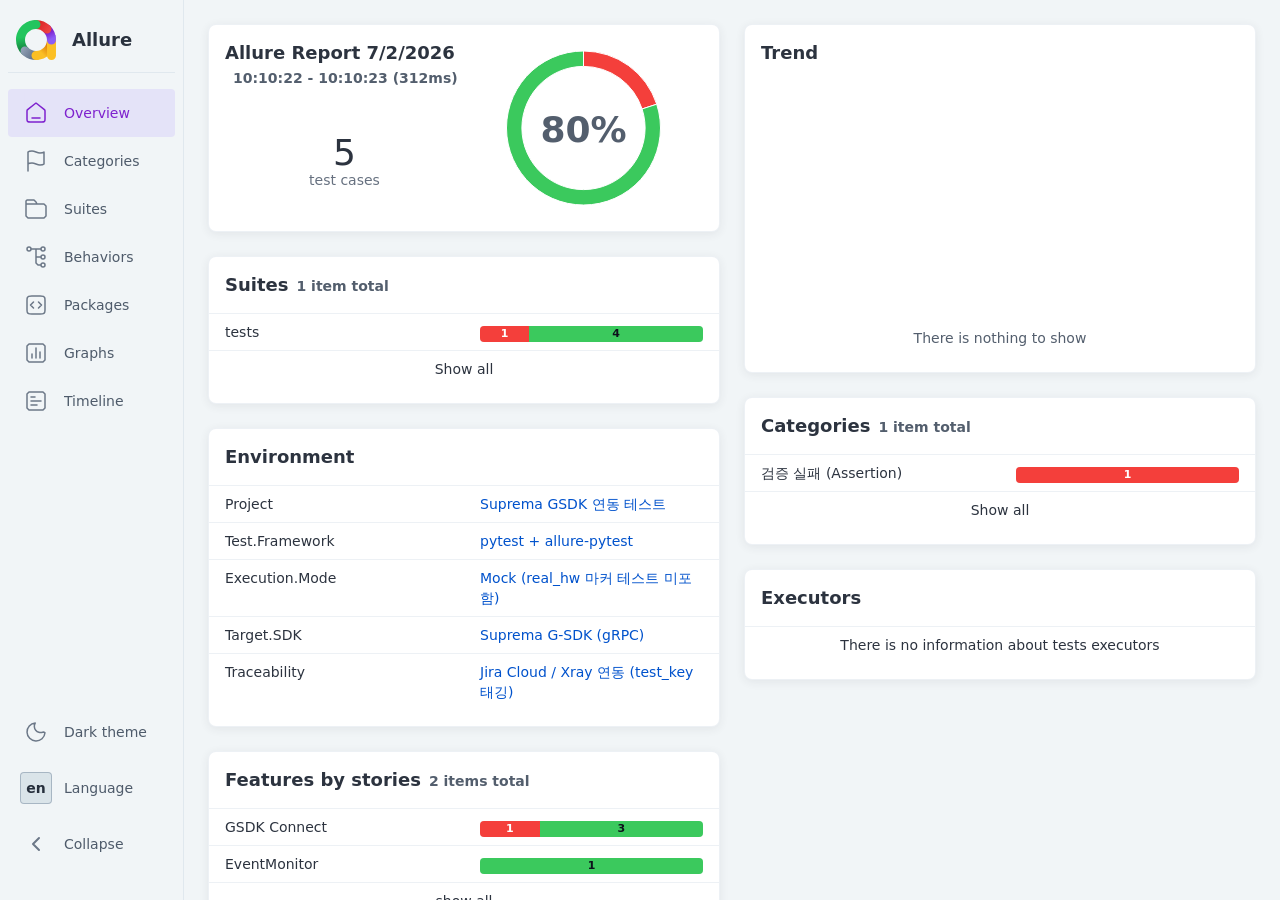
<file: docs/runs/history/20260702-191024/index.html>
<!DOCTYPE html>
<html dir="ltr" lang="en">
<head>
    <meta charset="utf-8">
    <meta name="allure-report-uuid" content="3e663146-9755-4ea3-915d-400b6b3dd805">
    <title>Allure Report</title>
    <link rel="icon" href="assets/favicon-BDLHVmV7.ico">
    <!-- allure-core-head:start -->
    <!-- allure-core-head:end -->
<link rel="stylesheet" href="./allure-jira-theme.css"></head>
<body>
    <div id="alert"></div>
    <div id="content">
        <span class="spinner">
            <span class="spinner__circle"></span>
        </span>
    </div>
    <div id="popup"></div>
    <!-- allure-core-body:start -->
    <script>
        window.__allureCoreLoaded = new Promise(function (resolve, reject) {
        window.__allureResolveCoreLoaded = resolve;
        window.__allureRejectCoreLoaded = reject;
    });
    </script>
    <script src="assets/index-TNctPo69.js"></script>
    <script>
        if (typeof window.__allureResolveCoreLoaded === "function") {
            window.__allureResolveCoreLoaded([]);
        }
    </script>
    <!-- allure-core-body:end -->
    <script async src="https://www.googletagmanager.com/gtag/js?id=G-FVWC4GKEYS"></script>
    <script>
        window.dataLayer = window.dataLayer || [];
        function gtag(){dataLayer.push(arguments);}
        gtag('js', new Date());
        gtag('config', 'G-FVWC4GKEYS', {
          'allureVersion': '2.44.0',
          'reportUuid': '3e663146-9755-4ea3-915d-400b6b3dd805',
          'single_file': false
        });
    </script>
</body>
</html>
</file>
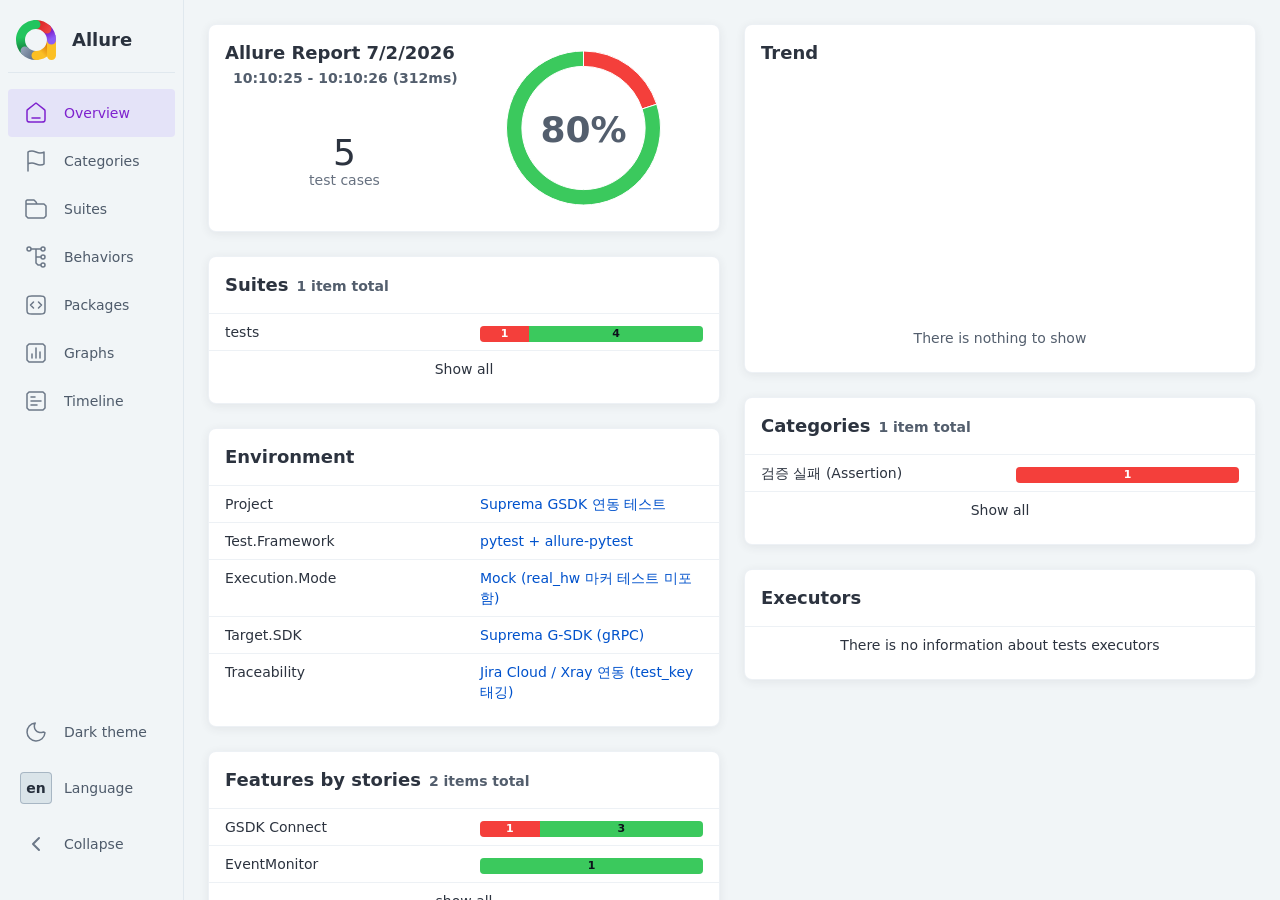
<file: docs/runs/history/20260702-191027/index.html>
<!DOCTYPE html>
<html dir="ltr" lang="en">
<head>
    <meta charset="utf-8">
    <meta name="allure-report-uuid" content="16786427-b570-4426-9f2e-9792b5276165">
    <title>Allure Report</title>
    <link rel="icon" href="assets/favicon-BDLHVmV7.ico">
    <!-- allure-core-head:start -->
    <!-- allure-core-head:end -->
<link rel="stylesheet" href="./allure-jira-theme.css"></head>
<body>
    <div id="alert"></div>
    <div id="content">
        <span class="spinner">
            <span class="spinner__circle"></span>
        </span>
    </div>
    <div id="popup"></div>
    <!-- allure-core-body:start -->
    <script>
        window.__allureCoreLoaded = new Promise(function (resolve, reject) {
        window.__allureResolveCoreLoaded = resolve;
        window.__allureRejectCoreLoaded = reject;
    });
    </script>
    <script src="assets/index-TNctPo69.js"></script>
    <script>
        if (typeof window.__allureResolveCoreLoaded === "function") {
            window.__allureResolveCoreLoaded([]);
        }
    </script>
    <!-- allure-core-body:end -->
    <script async src="https://www.googletagmanager.com/gtag/js?id=G-FVWC4GKEYS"></script>
    <script>
        window.dataLayer = window.dataLayer || [];
        function gtag(){dataLayer.push(arguments);}
        gtag('js', new Date());
        gtag('config', 'G-FVWC4GKEYS', {
          'allureVersion': '2.44.0',
          'reportUuid': '16786427-b570-4426-9f2e-9792b5276165',
          'single_file': false
        });
    </script>
</body>
</html>
</file>
<file: docs/runs/history/20260702-191024/allure-jira-theme.css>
/*
 * Allure는 CSS custom property 기반 디자인 토큰을 쓴다 (--color-intent-primary-bg 등).
 * 시그니처 보라색(violet)을 이 값들만 덮어써서 Jira 블루 톤으로 바꾼다.
 * !important를 쓰는 이유: Allure 내부 규칙이 :root[data-theme=...] 같은 속성 선택자를
 * 써서 특이도가 더 높은 경우가 있어, 로드 순서만으로는 항상 이기지 못한다.
 */
:root, [data-theme="light"], [data-theme="dark"], html {
  --color-intent-primary-bg: #0052CC !important;
  --color-intent-primary-text: #0052CC !important;
  --color-link-text: #0052CC !important;
  --color-link-text-hover: #0065FF !important;
  --color-link-text-active: #0747A6 !important;
  --font-family: "Segoe UI", "Noto Sans KR", -apple-system, ui-sans-serif, system-ui, sans-serif !important;
}
</file>
<file: docs/runs/history/20260702-191027/allure-jira-theme.css>
/*
 * Allure는 CSS custom property 기반 디자인 토큰을 쓴다 (--color-intent-primary-bg 등).
 * 시그니처 보라색(violet)을 이 값들만 덮어써서 Jira 블루 톤으로 바꾼다.
 * !important를 쓰는 이유: Allure 내부 규칙이 :root[data-theme=...] 같은 속성 선택자를
 * 써서 특이도가 더 높은 경우가 있어, 로드 순서만으로는 항상 이기지 못한다.
 */
:root, [data-theme="light"], [data-theme="dark"], html {
  --color-intent-primary-bg: #0052CC !important;
  --color-intent-primary-text: #0052CC !important;
  --color-link-text: #0052CC !important;
  --color-link-text-hover: #0065FF !important;
  --color-link-text-active: #0747A6 !important;
  --font-family: "Segoe UI", "Noto Sans KR", -apple-system, ui-sans-serif, system-ui, sans-serif !important;
}
</file>
